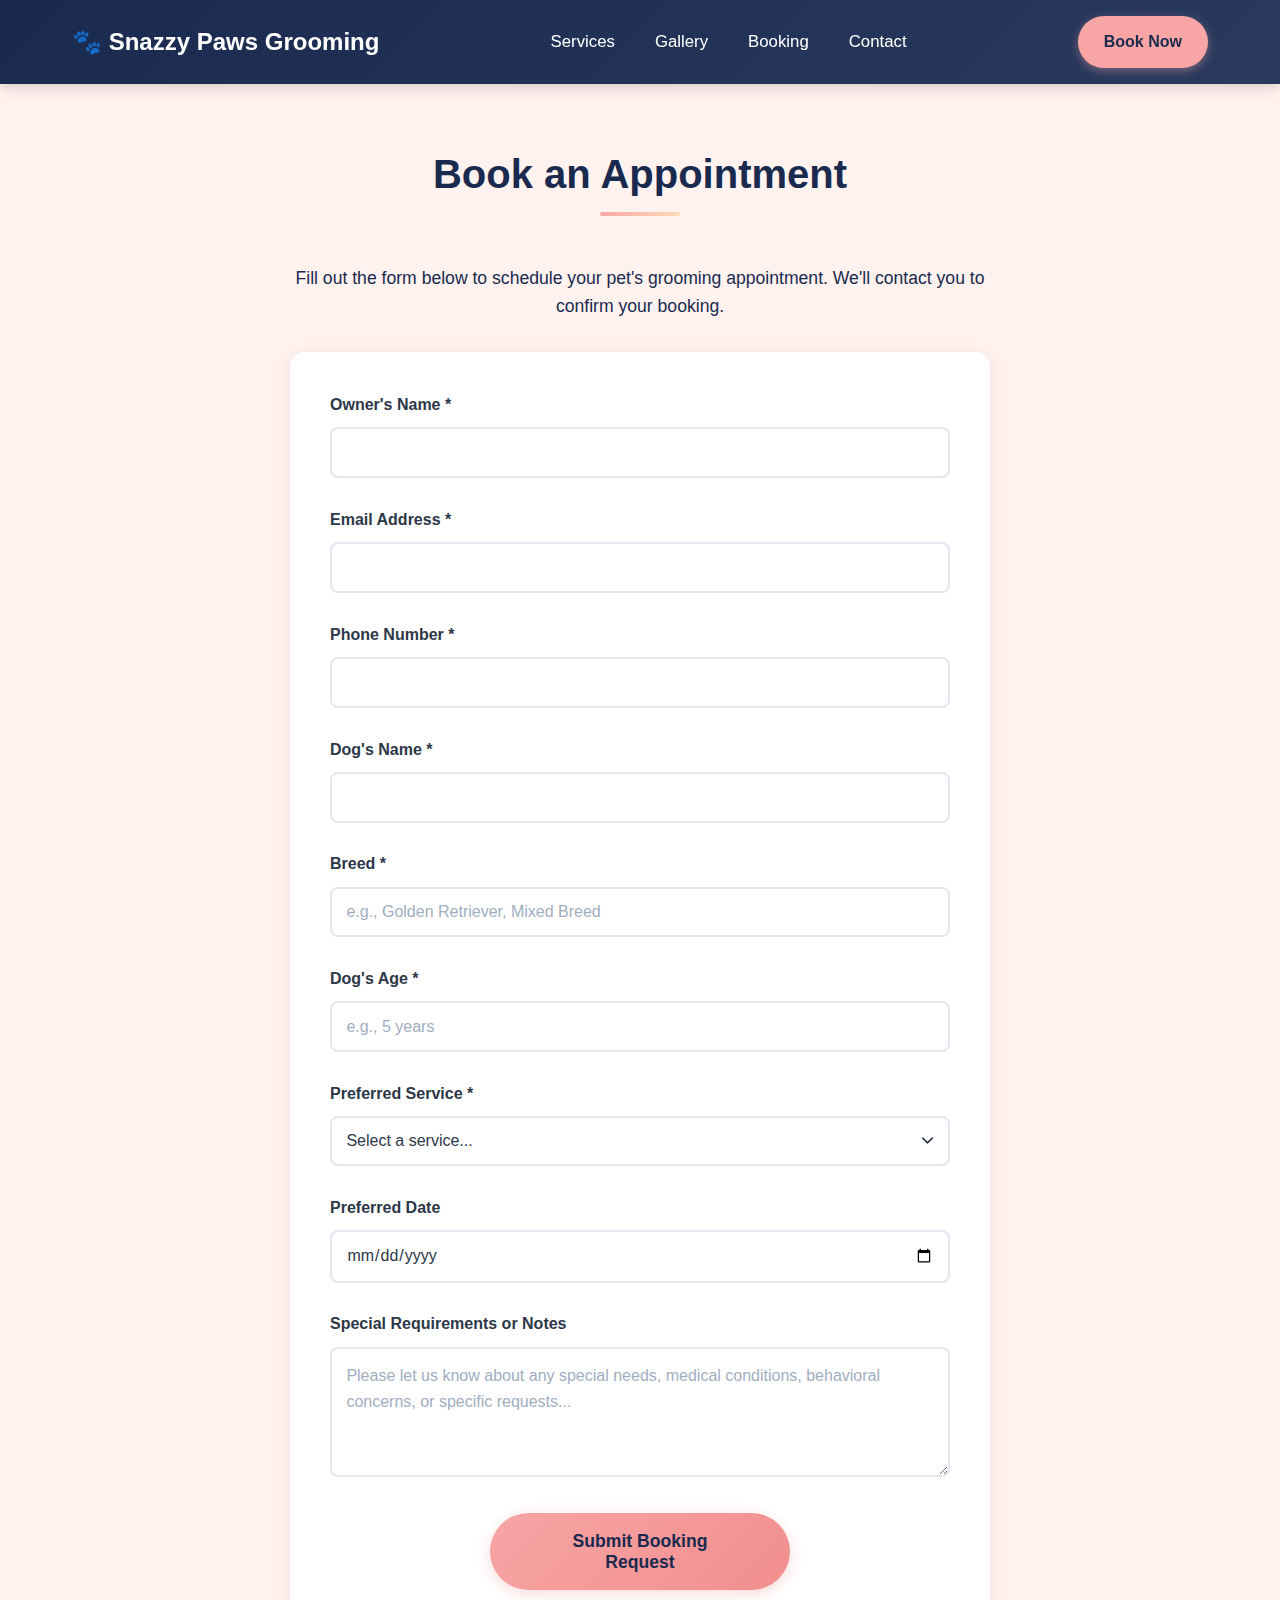
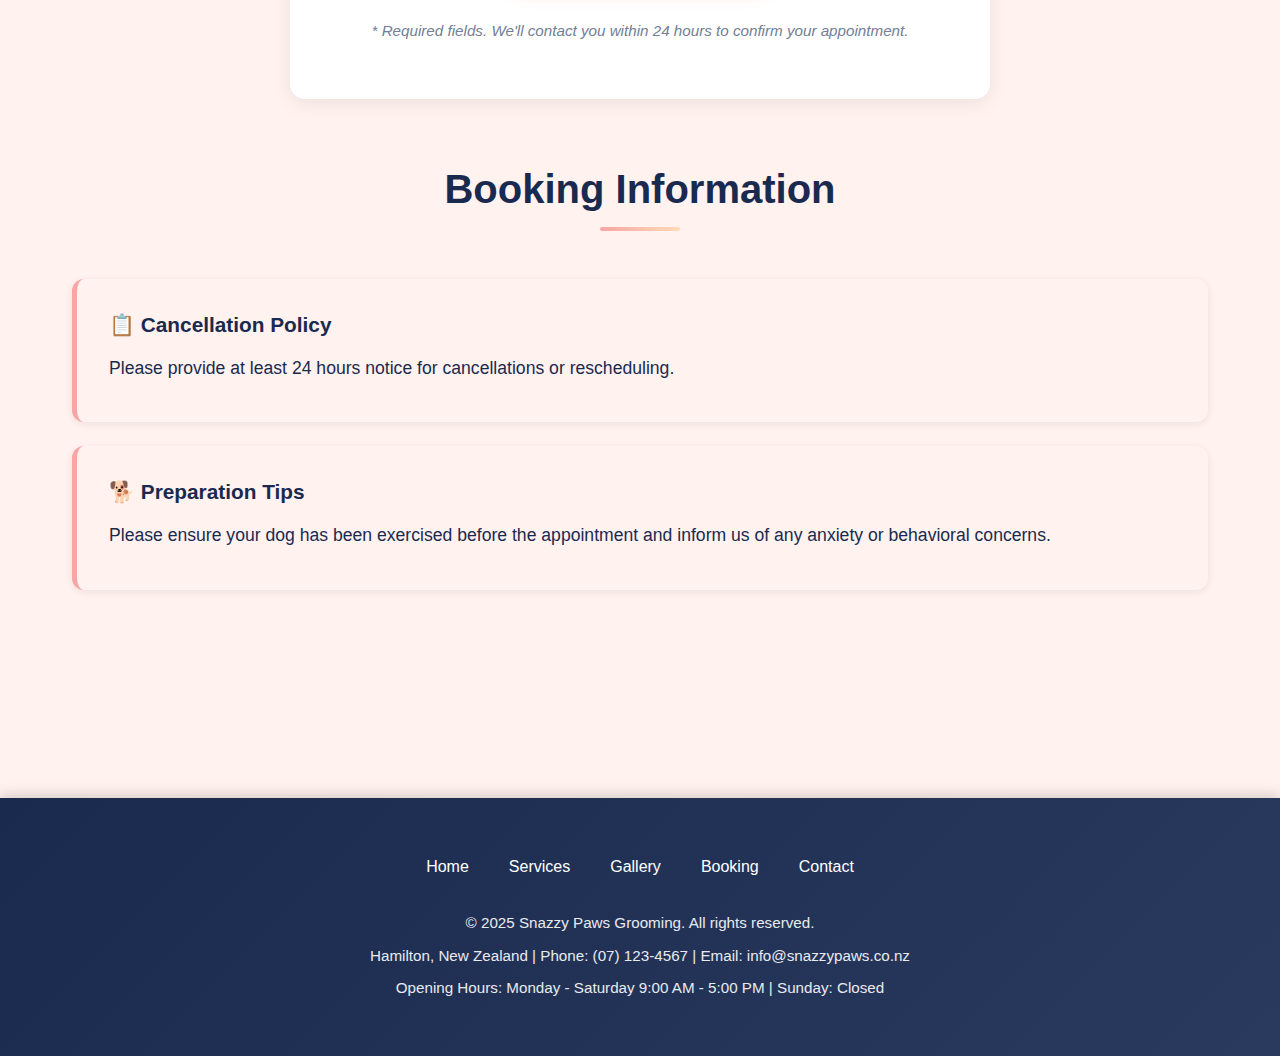
<file: booking.html>
<!DOCTYPE html>
<html lang="en">
<head>
    <meta charset="UTF-8">
    <meta name="viewport" content="width=device-width, initial-scale=1.0">
    <title>Snazzy Paws Grooming - Bookings</title>
    <link rel="stylesheet" href="./styles.css">
</head>
<body>
    
    <!-- HEADER -->

    <header>
  <nav>
    <a href="index.html" class="logo">🐾 Snazzy Paws Grooming</a>
    <div class="hamburger" onclick="toggleMenu()">
      <span></span>
      <span></span>
      <span></span>
    </div>
    <ul class="nav-links" id="navLinks">
      <li><a href="services.html">Services</a></li>
      <li><a href="gallery.html">Gallery</a></li>
      <li><a href="booking.html">Booking</a></li>
      <li><a href="contact.html">Contact</a></li>
    </ul>
    <a href="booking.html" class="header-book-btn">Book Now</a>
  </nav>
</header>

  
    <!-- BOOKING PAGE -->
     
    <div id="booking" class="page-content active">
        <div class="container">
            <section>
                <h2>Book an Appointment</h2>
                <p style="text-align: center; max-width: 700px; margin: 0 auto 2rem;">Fill out the form below to schedule your pet's grooming appointment. We'll contact you to confirm your booking.</p>

                <form>
                    <div class="form-group">
                        <label for="owner-name">Owner's Name *</label>
                        <input type="text" id="owner-name" name="owner-name" required>
                    </div>

                    <div class="form-group">
                        <label for="email">Email Address *</label>
                        <input type="email" id="email" name="email" required>
                    </div>

                    <div class="form-group">
                        <label for="phone">Phone Number *</label>
                        <input type="tel" id="phone" name="phone" required>
                    </div>

                    <div class="form-group">
                        <label for="dog-name">Dog's Name *</label>
                        <input type="text" id="dog-name" name="dog-name" required>
                    </div>

                    <div class="form-group">
                        <label for="breed">Breed *</label>
                        <input type="text" id="breed" name="breed" placeholder="e.g., Golden Retriever, Mixed Breed" required>
                    </div>

                    <div class="form-group">
                        <label for="age">Dog's Age *</label>
                        <input type="text" id="age" name="age" placeholder="e.g., 5 years" required>
                    </div>

                    <div class="form-group">
                        <label for="service">Preferred Service *</label>
                        <select id="service" name="service" required>
                            <option value="">Select a service...</option>
                            <option value="bath-brush">Bath and Brush</option>
                            <option value="haircut">Haircut</option>
                            <option value="full-grooming">Full Grooming Package</option>
                            <option value="spa">Spa Package</option>
                            <option value="senior">Senior Dog Package</option>
                            <option value="puppy">Puppy Package</option>
                            <option value="nail-trim">Nail Trim Only</option>
                        </select>
                    </div>

                    <div class="form-group">
                        <label for="preferred-date">Preferred Date</label>
                        <input type="date" id="preferred-date" name="preferred-date">
                    </div>

                    <div class="form-group">
                        <label for="special-requirements">Special Requirements or Notes</label>
                        <textarea id="special-requirements" name="special-requirements" placeholder="Please let us know about any special needs, medical conditions, behavioral concerns, or specific requests..."></textarea>
                    </div>

                    <div class="form-group">
                        <button type="submit" class="submit-button">Submit Booking Request</button>
                    </div>

                    <p class="form-note">* Required fields. We'll contact you within 24 hours to confirm your appointment.</p>
                </form>
            </section>

            <section>
                <h2>Booking Information</h2>
                <div class="info-card">
                    <h3>📋 Cancellation Policy</h3>
                    <p>Please provide at least 24 hours notice for cancellations or rescheduling.</p>
                </div>
                <div class="info-card">
                    <h3>🐕 Preparation Tips</h3>
                    <p>Please ensure your dog has been exercised before the appointment and inform us of any anxiety or behavioral concerns.</p>
                </div>
            </section>
        </div>
    </div>

    <!-- FOOTER -->

    <footer>
        <div class="footer-links">
            <a href="./index.html" onclick="showPage('home')">Home</a>
            <a href="./services.html" onclick="showPage('services')">Services</a>
            <a href="./gallery.html" onclick="showPage('gallery')">Gallery</a>
            <a href="./booking.html" onclick="showPage('booking')">Booking</a>
            <a href="./contact.html" onclick="showPage('contact')">Contact</a>
        </div>
        <p>&copy; 2025 Snazzy Paws Grooming. All rights reserved.</p>
        <p>Hamilton, New Zealand | Phone: (07) 123-4567 | Email: info@snazzypaws.co.nz</p>
        <p>Opening Hours: Monday - Saturday 9:00 AM - 5:00 PM | Sunday: Closed</p>
    </footer>

</body>
</html>
</file>
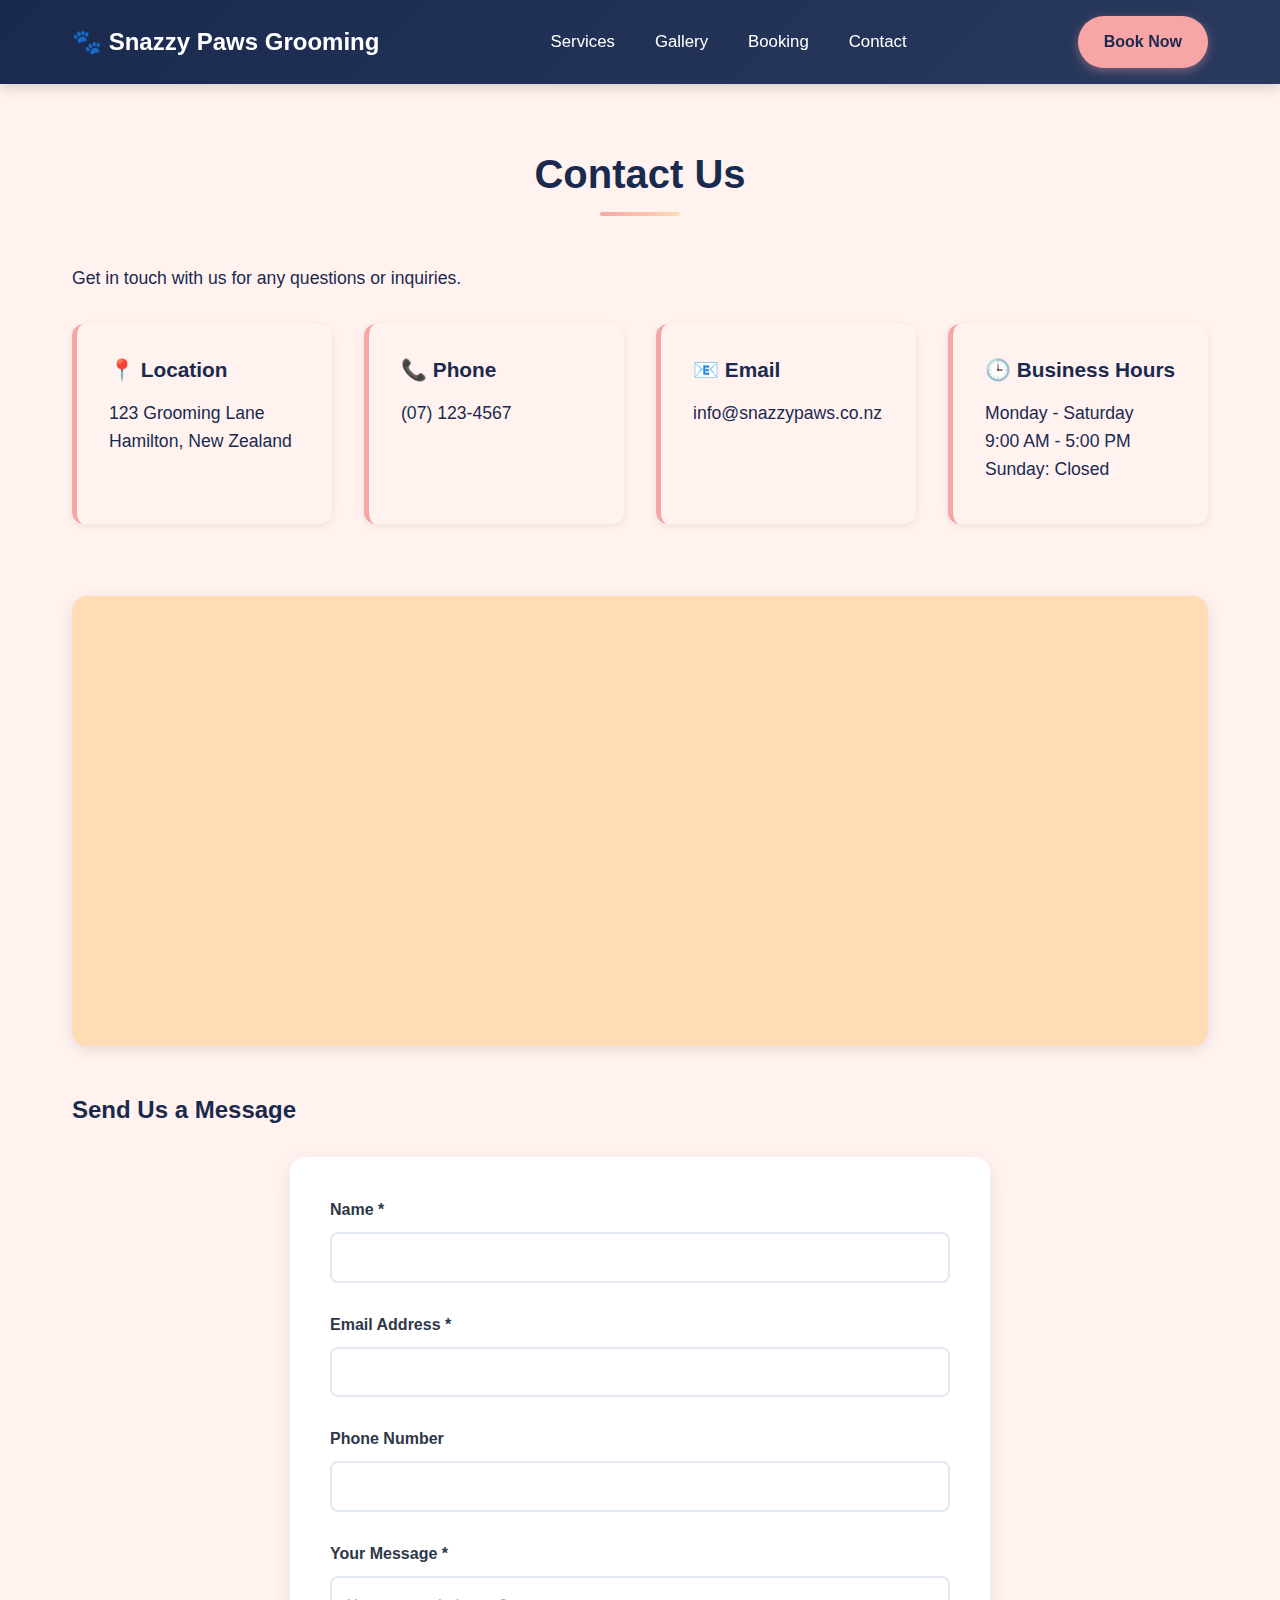
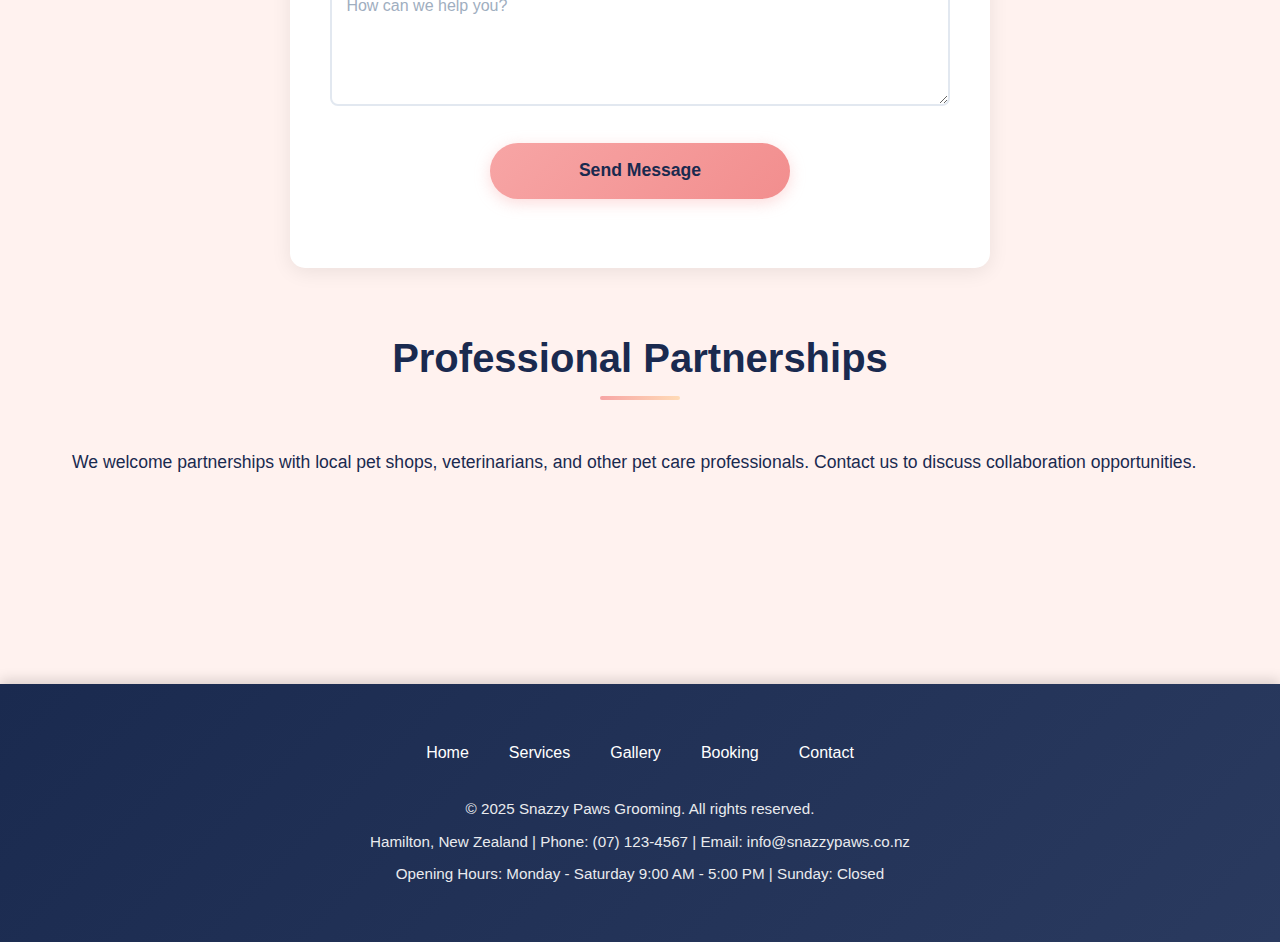
<file: contact.html>
<!DOCTYPE html>
<html lang="en">
<head>
    <meta charset="UTF-8">
    <meta name="viewport" content="width=device-width, initial-scale=1.0">
    <title>Snazzy Paws Grooming - Contact Us</title>
    <link rel="stylesheet" href="./styles.css">
</head>

<body>

    <!-- HEADER -->

    <header>
  <nav>
    <a href="index.html" class="logo">🐾 Snazzy Paws Grooming</a>
    <div class="hamburger" onclick="toggleMenu()">
      <span></span>
      <span></span>
      <span></span>
    </div>
    <ul class="nav-links" id="navLinks">
      <li><a href="services.html">Services</a></li>
      <li><a href="gallery.html">Gallery</a></li>
      <li><a href="booking.html">Booking</a></li>
      <li><a href="contact.html">Contact</a></li>
    </ul>
    <a href="booking.html" class="header-book-btn">Book Now</a>
  </nav>
</header>

<script>
function toggleMenu() {
  var navLinks = document.getElementById('navLinks');
  navLinks.classList.toggle('active');
}
</script>


    <div id="contact" class="page-content active">
        <div class="container">
            <section>
                <h2>Contact Us</h2>
                <p>Get in touch with us for any questions or inquiries.</p>

                <div class="contact-info">
                    <div class="info-card">
                        <h3>📍 Location</h3>
                        <p>123 Grooming Lane<br>Hamilton, New Zealand</p>
                    </div>
                    <div class="info-card">
                        <h3>📞 Phone</h3>
                        <p>(07) 123-4567</p>
                    </div>
                    <div class="info-card">
                        <h3>📧 Email</h3>
                        <p>info@snazzypaws.co.nz</p>
                    </div>
                    <div class="info-card">
                        <h3>🕒 Business Hours</h3>
                        <p>Monday - Saturday<br>9:00 AM - 5:00 PM<br>Sunday: Closed</p>
                    </div>
                </div>

                <div class="map-container">
                    <iframe src="https://www.google.com/maps/embed?pb=!1m18!1m12!1m3!1d67135.8253207967!2d175.23986784373264!3d-37.77701106566815!2m3!1f0!2f0!3f0!3m2!1i1024!2i768!4f13.1!3m3!1m2!1s0x6d6d227487a63621%3A0x500ef6143a29903!2sHamilton!5e1!3m2!1ses-419!2snz!4v1760580871664!5m2!1ses-419!2snz" width="600" 
                    height="450" 
                    style="border:0;" 
                    allowfullscreen="" 
                    loading="lazy" 
                    referrerpolicy="no-referrer-when-downgrade"></iframe>
                </div>

                <h3>Send Us a Message</h3>
                <form>
                    <div class="form-group">
                        <label for="contact-name">Name *</label>
                        <input type="text" id="contact-name" name="contact-name" required>
                    </div>

                    <div class="form-group">
                        <label for="contact-email">Email Address *</label>
                        <input type="email" id="contact-email" name="contact-email" required>
                    </div>

                    <div class="form-group">
                        <label for="contact-phone">Phone Number</label>
                        <input type="tel" id="contact-phone" name="contact-phone">
                    </div>

                    <div class="form-group">
                        <label for="comment">Your Message *</label>
                        <textarea id="comment" name="comment" required placeholder="How can we help you?"></textarea>
                    </div>

                    <div class="form-group">
                        <button type="submit" class="submit-button">Send Message</button>
                    </div>
                </form>
            </section>

            <section>
                <h2>Professional Partnerships</h2>
                <p>We welcome partnerships with local pet shops, veterinarians, and other pet care professionals. Contact us to discuss collaboration opportunities.</p>
            </section>
        </div>
    </div>

    <!-- FOOTER -->

    <footer>
        <div class="footer-links">
            <a href="./index.html" onclick="showPage('home')">Home</a>
            <a href="./services.html" onclick="showPage('services')">Services</a>
            <a href="./gallery.html" onclick="showPage('gallery')">Gallery</a>
            <a href="./booking.html" onclick="showPage('booking')">Booking</a>
            <a href="./contact.html" onclick="showPage('contact')">Contact</a>
        </div>
        <p>&copy; 2025 Snazzy Paws Grooming. All rights reserved.</p>
        <p>Hamilton, New Zealand | Phone: (07) 123-4567 | Email: info@snazzypaws.co.nz</p>
        <p>Opening Hours: Monday - Saturday 9:00 AM - 5:00 PM | Sunday: Closed</p>
    </footer>
</body>
</html>
</file>
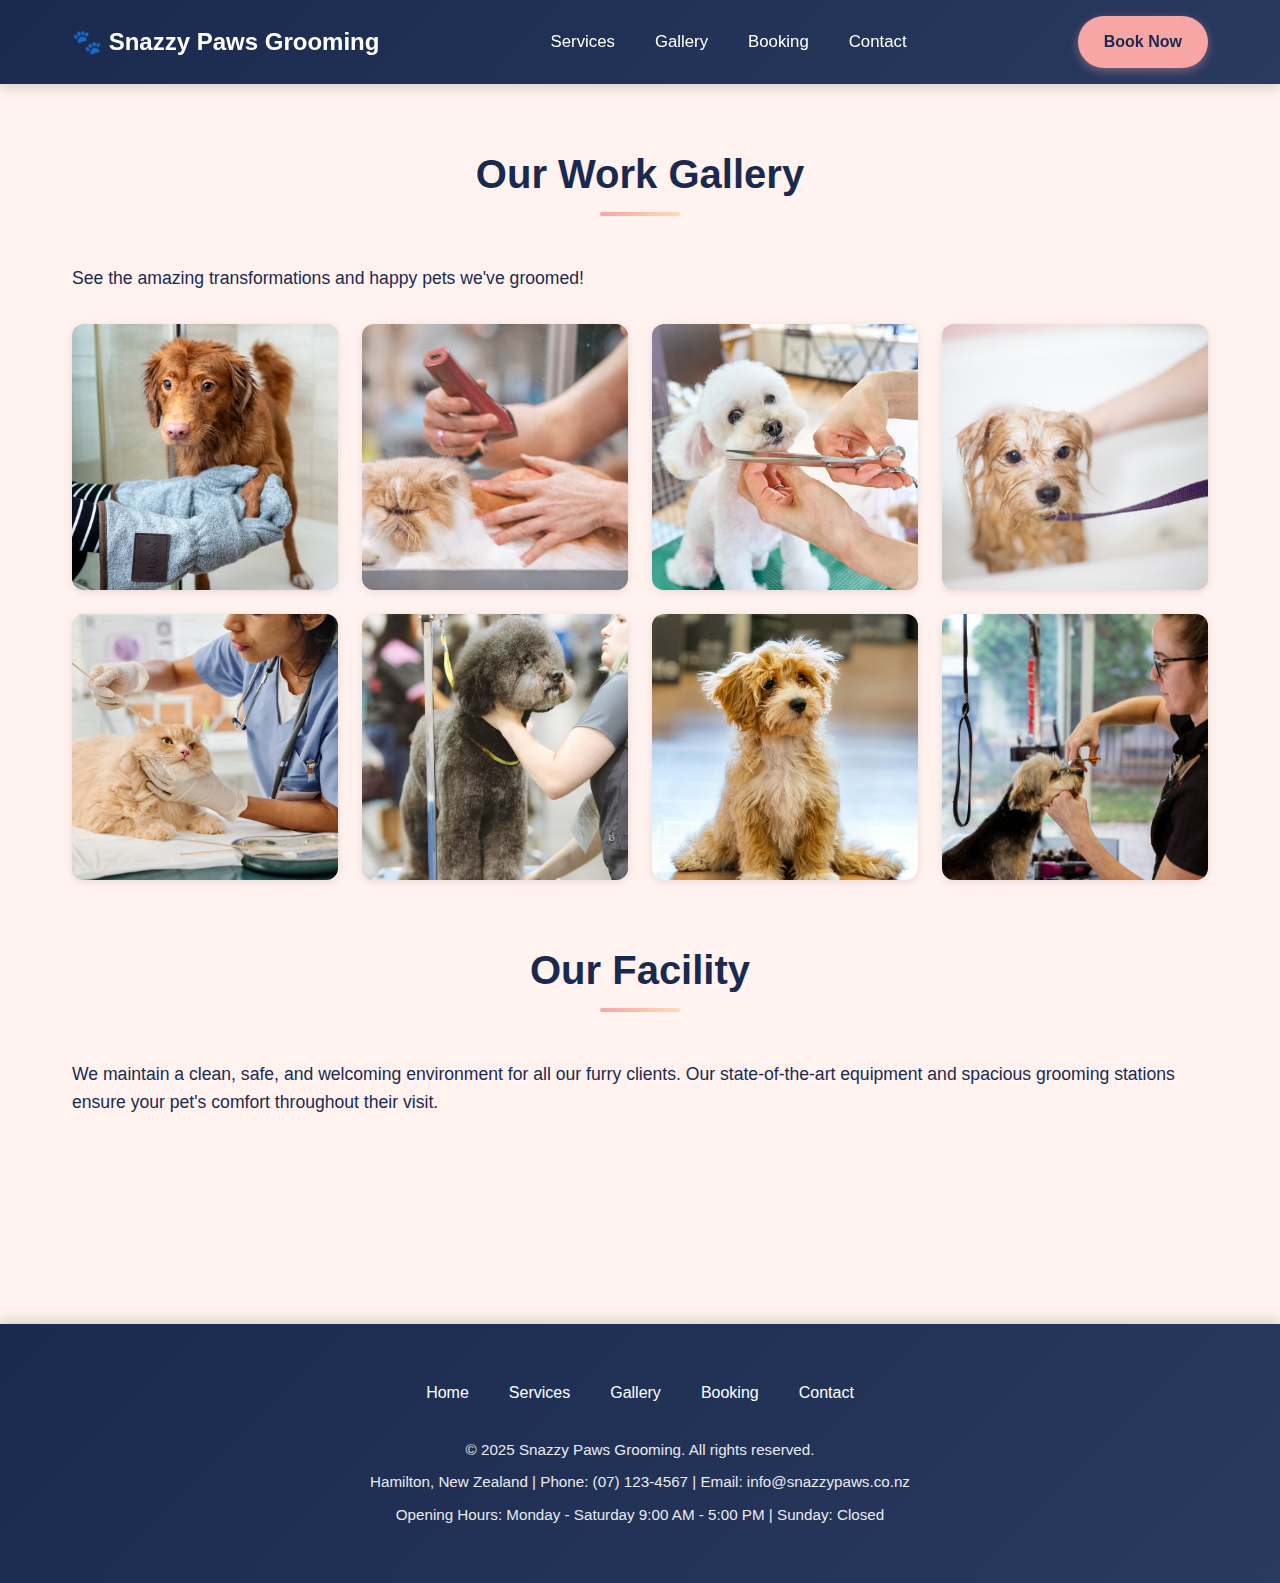
<file: gallery.html>
<!DOCTYPE html>
<html lang="en">
<head>
    <meta charset="UTF-8">
    <meta name="viewport" content="width=device-width, initial-scale=1.0">
    <title>Snazzy Paws Grooming - Gallery</title>
    <link rel="stylesheet" href="./styles.css">
</head>
<body>

    <!-- HEADER -->

    <header>
  <nav>
    <a href="index.html" class="logo">🐾 Snazzy Paws Grooming</a>
    <div class="hamburger" onclick="toggleMenu()">
      <span></span>
      <span></span>
      <span></span>
    </div>
    <ul class="nav-links" id="navLinks">
      <li><a href="services.html">Services</a></li>
      <li><a href="gallery.html">Gallery</a></li>
      <li><a href="booking.html">Booking</a></li>
      <li><a href="contact.html">Contact</a></li>
    </ul>
    <a href="booking.html" class="header-book-btn">Book Now</a>
  </nav>
</header>

<script>
function toggleMenu() {
  var navLinks = document.getElementById('navLinks');
  navLinks.classList.toggle('active');
}
</script>

    <!-- GALLERY PAGE -->

    <div id="gallery" class="page-content active">
        <div class="container">
            <section>
                <h2>Our Work Gallery</h2>
                <p>See the amazing transformations and happy pets we've groomed!</p>

                <div class="gallery-grid">
                    <div class="gallery-item" title="Before/After"><img src="./assets/images/doggroomed1.avif" alt="Before/After"></div>
                    <div class="gallery-item" title="cat groomed"><img src="./assets/images/catgroomed1.avif" alt="cat groomed"></div>
                    <div class="gallery-item" title="poodle"><img src="./assets/images/doggroomed2.avif" alt="poodle"></div>
                    <div class="gallery-item" title="puppy bath"><img src="./assets/images/doggroomed3.avif" alt="puppy bath"></div>
                    <div class="gallery-item" title="cat groomed 2"><img src="./assets/images/catgroomed2.avif" alt="cat groomed 2"></div>
                    <div class="gallery-item" title="dog groomed 4"><img src="./assets/images/doggroomed4.avif" alt="dog groomed 4"></div>
                    <div class="gallery-item" title="dog groomed 5"><img src="./assets/images/doggroomed5.jpg" alt="dog groomed 5"></div>
                    <div class="gallery-item" title="dog groomed 6"><img src="./assets/images/doggroomed6.jpg" alt="dog groomed 6"></div>
                    
                </div>
            </section>

            <section>
                <h2>Our Facility</h2>
                <p>We maintain a clean, safe, and welcoming environment for all our furry clients. Our state-of-the-art equipment and spacious grooming stations ensure your pet's comfort throughout their visit.</p>
            </section>
        </div>
    </div>

    <!-- FOOTER -->

    <footer>
        <div class="footer-links">
            <a href="./index.html" onclick="showPage('home')">Home</a>
            <a href="./services.html" onclick="showPage('services')">Services</a>
            <a href="./gallery.html" onclick="showPage('gallery')">Gallery</a>
            <a href="./booking.html" onclick="showPage('booking')">Booking</a>
            <a href="./contact.html" onclick="showPage('contact')">Contact</a>
        </div>
        <p>&copy; 2025 Snazzy Paws Grooming. All rights reserved.</p>
        <p>Hamilton, New Zealand | Phone: (07) 123-4567 | Email: info@snazzypaws.co.nz</p>
        <p>Opening Hours: Monday - Saturday 9:00 AM - 5:00 PM | Sunday: Closed</p>
    </footer>
    
</body>
</html>
</file>
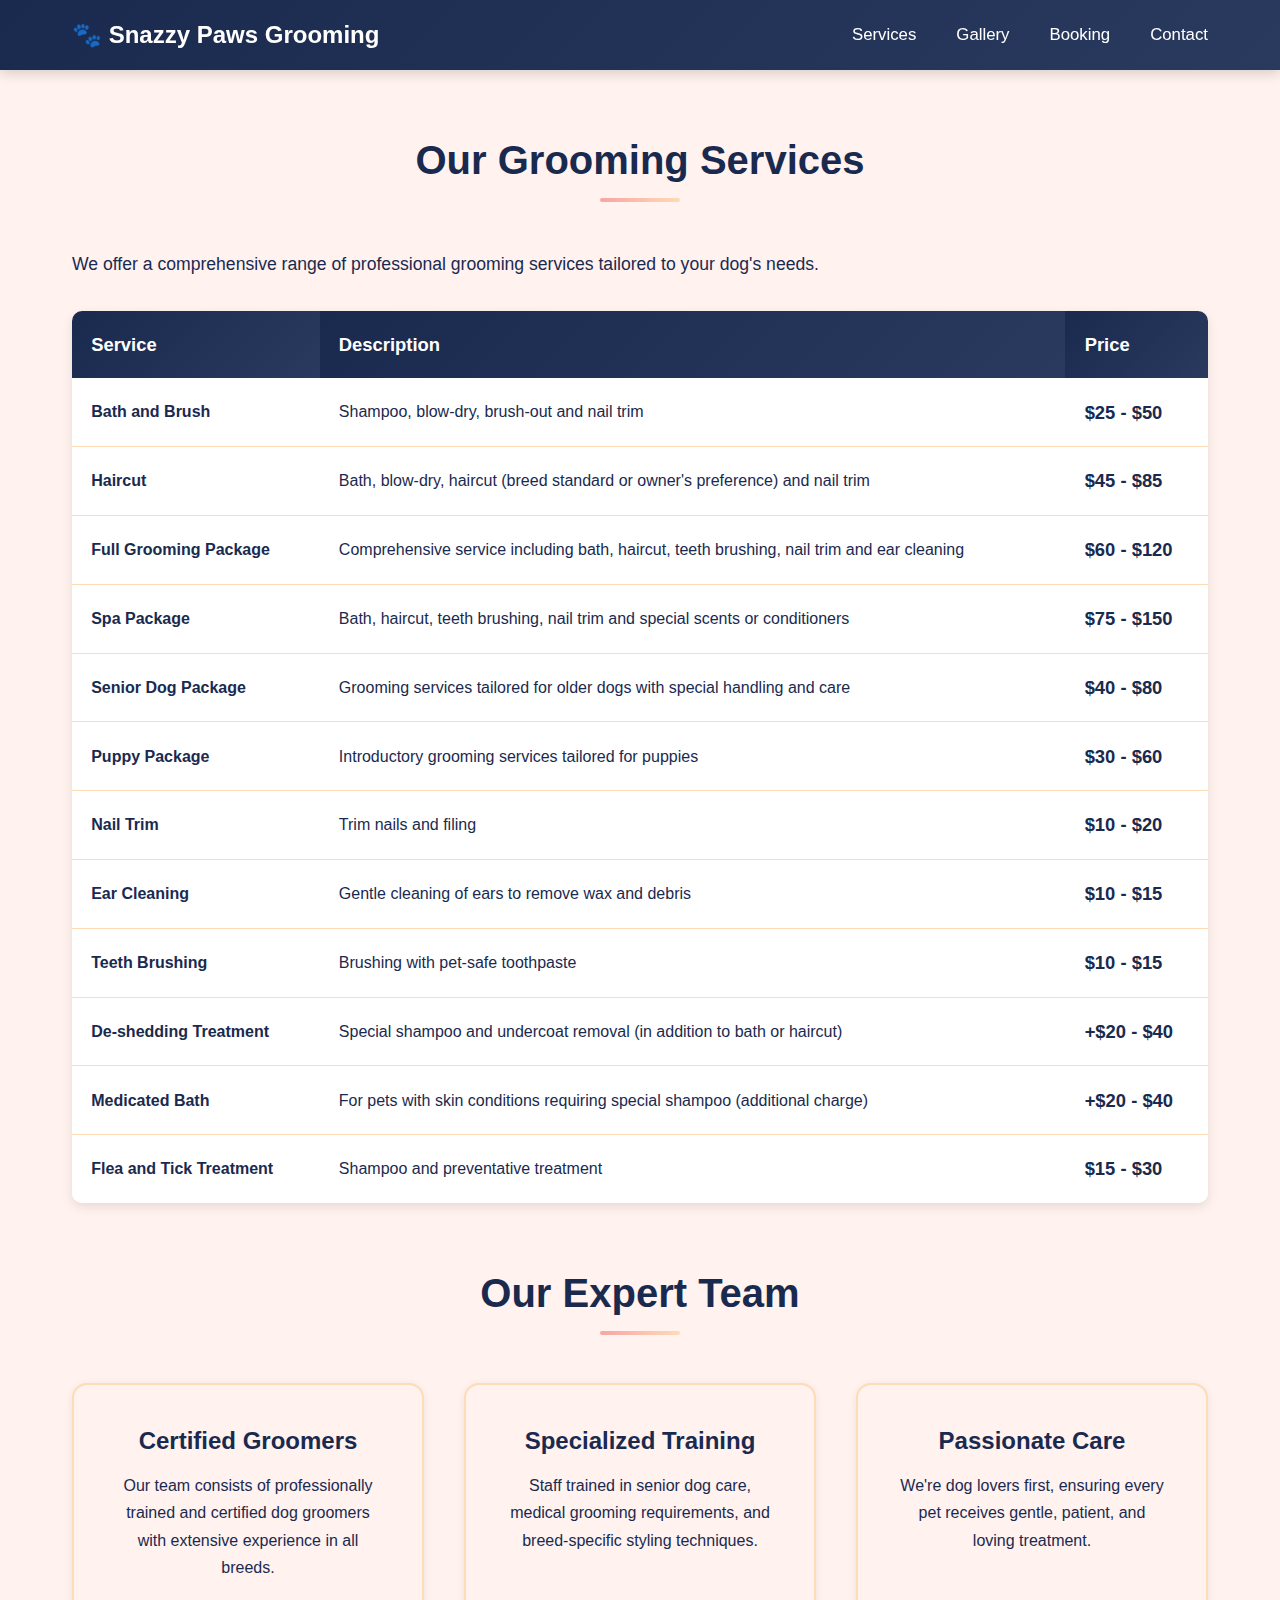
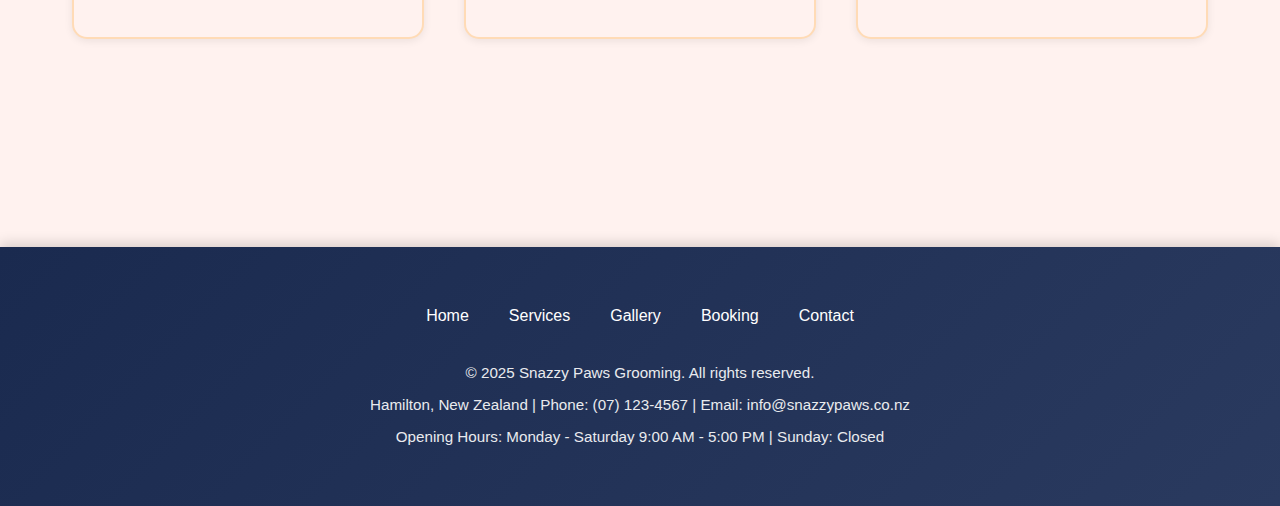
<file: services.html>
<!DOCTYPE html>
<html lang="en">
<head>
    <meta charset="UTF-8">
    <meta name="viewport" content="width=device-width, initial-scale=1.0">
    <title>Snazzy Paws Grooming - Services</title>
    <link rel="stylesheet" href="./styles.css">
</head>
<body>
    
    <!-- HEADER -->

    <header>
  <nav>
    <a href="index.html" class="logo">🐾 Snazzy Paws Grooming</a>
    <div class="hamburger" onclick="toggleMenu()">
      <span></span>
      <span></span>
      <span></span>
    </div>
    <ul class="nav-links" id="navLinks">
      <li><a href="services.html">Services</a></li>
      <li><a href="gallery.html">Gallery</a></li>
      <li><a href="booking.html">Booking</a></li>
      <li><a href="contact.html">Contact</a></li>
    </ul>
  </nav>
</header>

    <!-- SERVICES PAGE -->

    <div id="services" class="page-content active">
        <div class="container">
            <section>
                <h2>Our Grooming Services</h2>
                <p>We offer a comprehensive range of professional grooming services tailored to your dog's needs.</p>

                <table class="services-table">
                    <thead>
                        <tr>
                            <th>Service</th>
                            <th>Description</th>
                            <th>Price</th>
                        </tr>
                    </thead>
                    <tbody>
                        <tr>
                            <td><strong>Bath and Brush</strong></td>
                            <td>Shampoo, blow-dry, brush-out and nail trim</td>
                            <td class="price">$25 - $50</td>
                        </tr>
                        <tr>
                            <td><strong>Haircut</strong></td>
                            <td>Bath, blow-dry, haircut (breed standard or owner's preference) and nail trim</td>
                            <td class="price">$45 - $85</td>
                        </tr>
                        <tr>
                            <td><strong>Full Grooming Package</strong></td>
                            <td>Comprehensive service including bath, haircut, teeth brushing, nail trim and ear cleaning</td>
                            <td class="price">$60 - $120</td>
                        </tr>
                        <tr>
                            <td><strong>Spa Package</strong></td>
                            <td>Bath, haircut, teeth brushing, nail trim and special scents or conditioners</td>
                            <td class="price">$75 - $150</td>
                        </tr>
                        <tr>
                            <td><strong>Senior Dog Package</strong></td>
                            <td>Grooming services tailored for older dogs with special handling and care</td>
                            <td class="price">$40 - $80</td>
                        </tr>
                        <tr>
                            <td><strong>Puppy Package</strong></td>
                            <td>Introductory grooming services tailored for puppies</td>
                            <td class="price">$30 - $60</td>
                        </tr>
                        <tr>
                            <td><strong>Nail Trim</strong></td>
                            <td>Trim nails and filing</td>
                            <td class="price">$10 - $20</td>
                        </tr>
                        <tr>
                            <td><strong>Ear Cleaning</strong></td>
                            <td>Gentle cleaning of ears to remove wax and debris</td>
                            <td class="price">$10 - $15</td>
                        </tr>
                        <tr>
                            <td><strong>Teeth Brushing</strong></td>
                            <td>Brushing with pet-safe toothpaste</td>
                            <td class="price">$10 - $15</td>
                        </tr>
                        <tr>
                            <td><strong>De-shedding Treatment</strong></td>
                            <td>Special shampoo and undercoat removal (in addition to bath or haircut)</td>
                            <td class="price">+$20 - $40</td>
                        </tr>
                        <tr>
                            <td><strong>Medicated Bath</strong></td>
                            <td>For pets with skin conditions requiring special shampoo (additional charge)</td>
                            <td class="price">+$20 - $40</td>
                        </tr>
                        <tr>
                            <td><strong>Flea and Tick Treatment</strong></td>
                            <td>Shampoo and preventative treatment</td>
                            <td class="price">$15 - $30</td>
                        </tr>
                    </tbody>
                </table>
            </section>

            <section>
                <h2>Our Expert Team</h2>
                <div class="features">
                    <div class="feature-card">
                        <h3>Certified Groomers</h3>
                        <p>Our team consists of professionally trained and certified dog groomers with extensive experience in all breeds.</p>
                    </div>
                    <div class="feature-card">
                        <h3>Specialized Training</h3>
                        <p>Staff trained in senior dog care, medical grooming requirements, and breed-specific styling techniques.</p>
                    </div>
                    <div class="feature-card">
                        <h3>Passionate Care</h3>
                        <p>We're dog lovers first, ensuring every pet receives gentle, patient, and loving treatment.</p>
                    </div>
                </div>
            </section>
        </div>
    </div>

    <footer>
        <div class="footer-links">
            <a href="./index.html" onclick="showPage('home')">Home</a>
            <a href="./services.html" onclick="showPage('services')">Services</a>
            <a href="./gallery.html" onclick="showPage('gallery')">Gallery</a>
            <a href="./booking.html" onclick="showPage('booking')">Booking</a>
            <a href="./contact.html" onclick="showPage('contact')">Contact</a>
        </div>
        <p>&copy; 2025 Snazzy Paws Grooming. All rights reserved.</p>
        <p>Hamilton, New Zealand | Phone: (07) 123-4567 | Email: info@snazzypaws.co.nz</p>
        <p>Opening Hours: Monday - Saturday 9:00 AM - 5:00 PM | Sunday: Closed</p>
    </footer>
    <script>
function toggleMenu() {
  var navLinks = document.getElementById('navLinks');
  navLinks.classList.toggle('active');
}
</script>
</body>
</html>
</file>
<file: styles.css>
/* ===================================
   Snazzy Paws Grooming - Styles
   Professional Dog Grooming Website
   =================================== */

/* Reset and Base Styles */
:root {
    /* Pastel palette with accessible contrast */
    --color-navy: #1A2A4F;     /* dark navy for strong contrast */
    --color-pink: #F7A5A5;     /* pastel pink accent */
    --color-peach: #FFDBB6;    /* soft peach surface */
    --color-cream: #FFF2EF;    /* light cream background */
    --color-text: #1A2A4F;     /* primary text */
    --color-white: #ffffff;
}
* {
    margin: 0;
    padding: 0;
    box-sizing: border-box;
}

body {
    font-family: 'Segoe UI', Tahoma, Geneva, Verdana, sans-serif;
    line-height: 1.6;
    color: var(--color-text);
    background-color: var(--color-cream);
}

/* Typography - Ensuring readability */
h1, h2, h3, h4, h5, h6 {
    line-height: 1.3;
    margin-bottom: 1rem;
}

h1 {
    font-size: 3rem;
    font-weight: 700;
}

h2 {
    font-size: 2.5rem;
    font-weight: 600;
    color: var(--color-navy);
}

h3 {
    font-size: 1.5rem;
    font-weight: 600;
    color: var(--color-navy);
}

p {
    margin-bottom: 1rem;
    font-size: 1.1rem;
}

/* ===================================
   HEADER AND NAVIGATION
   =================================== */

header {
    background: linear-gradient(135deg, var(--color-navy) 0%, #2a3a5f 100%);
    color: var(--color-white);
    padding: 1rem 0;
    position: sticky;
    top: 0;
    z-index: 1000;
    box-shadow: 0 4px 12px rgba(0, 0, 0, 0.15);
}

nav {
    max-width: 1200px;
    margin: 0 auto;
    display: flex;
    justify-content: space-between;
    align-items: center;
    padding: 0 2rem;
}

/* Header Book Now Button */
.header-book-btn {
    background: var(--color-pink);
    color: var(--color-navy);
    padding: 0.7rem 1.5rem;
    border-radius: 50px;
    text-decoration: none;
    font-weight: 700;
    font-size: 1rem;
    transition: all 0.3s ease;
    box-shadow: 0 3px 10px rgba(247, 165, 165, 0.4);
    border: 2px solid transparent;
    white-space: nowrap;
}

.header-book-btn:hover {
    transform: translateY(-2px);
    box-shadow: 0 5px 15px rgba(247, 165, 165, 0.6);
    background: var(--color-white);
    border-color: var(--color-pink);
}

.logo {
    font-size: 1.5rem;
    font-weight: bold;
    text-decoration: none;
    color: #ffffff;
    transition: opacity 0.3s ease;
}

.logo:hover {
    opacity: 0.9;
}

.nav-links {
    display: flex;
    list-style: none;
    gap: 2.5rem;
}

.nav-links a {
    color: #ffffff;
    text-decoration: none;
    font-weight: 500;
    font-size: 1.05rem;
    transition: all 0.3s ease;
    padding: 0.5rem 0;
    position: relative;
}

.nav-links a::after {
    content: '';
    position: absolute;
    bottom: 0;
    left: 0;
    width: 0;
    height: 2px;
    background: #ffffff;
    transition: width 0.3s ease;
}

.nav-links a:hover::after {
    width: 100%;
}

.nav-links a:hover {
    opacity: 0.85;
}

/* Hamburger Menu */
.hamburger {
    display: none;
    flex-direction: column;
    cursor: pointer;
    gap: 5px;
}

.hamburger span {
    width: 28px;
    height: 3px;
    background: #ffffff;
    transition: all 0.3s ease;
    border-radius: 2px;
}

/* ===================================
   HERO SECTION
   =================================== */

.hero {
    background-image: 
        linear-gradient(180deg, rgba(0, 0, 0, 0.35), rgba(0, 0, 0, 0.35)),  /* Dark overlay for text contrast */
        url('./assets/images/hero\ 2.jpg');  /* Your background image */
    background-size: cover;           /* ADDED: Make image fill the hero section */
    background-position: center 20%;  
    background-repeat: no-repeat;     /* ADDED: Prevent image tiling */
    background-attachment: fixed;     /* ADDED: Parallax effect on desktop */
    color: #ffffff;                   /* CHANGED: White text for better contrast on image */
    padding: 14rem 2rem;
    text-align: center;
    position: relative;
    overflow: hidden;
}

.hero::before {
    content: '';
    position: absolute;
    top: 0;
    left: 0;
    right: 0;
    bottom: 0;
    background-image: radial-gradient(circle, rgba(255,255,255,0.1) 1px, transparent 1px);
    background-size: 30px 30px;
    opacity: 0.3;
}

.hero h1 {
    font-size: 3.5rem;
    margin-bottom: 1.5rem;
    text-shadow: 2px 2px 10px rgba(0, 0, 0, 0.7);  /* CHANGED: Stronger shadow for readability on image */
    position: relative;
    z-index: 1;
    color: #ffffff;  /* CHANGED: White for contrast on background image */
}

.hero p {
    font-size: 1.4rem;
    margin-bottom: 2.5rem;
    position: relative;
    z-index: 1;
    color: #ffffff;  /* CHANGED: White for contrast on background image */
    text-shadow: 1px 1px 6px rgba(0, 0, 0, 0.6);  /* ADDED: Shadow for better readability */
}

.cta-button {
    display: inline-block;
    background: var(--color-pink);
    color: var(--color-navy);
    padding: 1.2rem 3rem;
    text-decoration: none;
    border-radius: 50px;
    font-weight: bold;
    font-size: 1.1rem;
    transition: all 0.3s ease;
    box-shadow: 0 6px 20px rgba(247, 165, 165, 0.4);
    position: relative;
    z-index: 1;
    border: 2px solid transparent;
}

.cta-button:hover {
    transform: translateY(-3px) scale(1.05);
    box-shadow: 0 8px 25px rgba(247, 165, 165, 0.6);
    background: var(--color-white);
    border-color: var(--color-pink);
}

/* ===================================
   CONTAINER AND SECTIONS
   =================================== */

.container {
    max-width: 1200px;
    margin: 0 auto;
    padding: 4rem 2rem;
}

section {
    margin-bottom: 4rem;
}

section h2 {
    text-align: center;
    margin-bottom: 3rem;
    position: relative;
    padding-bottom: 1rem;
}

section h2::after {
    content: '';
    position: absolute;
    bottom: 0;
    left: 50%;
    transform: translateX(-50%);
    width: 80px;
    height: 4px;
    background: linear-gradient(to right, var(--color-pink), var(--color-peach));
    border-radius: 2px;
}

/* ===================================
   FEATURE CARDS
   =================================== */

.features {
    display: grid;
    grid-template-columns: repeat(auto-fit, minmax(300px, 1fr));
    gap: 2.5rem;
    margin-top: 3rem;
    justify-items: center; /* Centers cards when they don't fill the row */
}

.feature-card {
    background: var(--color-cream);
    padding: 2.5rem;
    border-radius: 15px;
    border: 2px solid var(--color-peach);
    text-align: center;
    transition: all 0.4s ease;
    box-shadow: 0 2px 8px rgba(0, 0, 0, 0.08);
    width: 100%; /* Ensures cards fill their grid cell */
    max-width: 400px; /* Prevents cards from getting too wide */
}

.feature-card:hover {
    transform: translateY(-8px);
    box-shadow: 0 12px 30px rgba(247, 165, 165, 0.25);
    border-color: var(--color-pink);
}

.feature-icon {
    font-size: 3.5rem;
    margin-bottom: 1.5rem;
    display: block;
}

.feature-card h3 {
    margin-bottom: 1rem;
    color: var(--color-navy);
}

.feature-card p {
    color: var(--color-navy);
    font-size: 1rem;
    line-height: 1.7;
}

/* ===================================
   INFO CARDS
   =================================== */

.info-card {
    background: var(--color-cream);
    padding: 2rem;
    border-radius: 12px;
    border-left: 5px solid var(--color-pink);
    box-shadow: 0 2px 8px rgba(0, 0, 0, 0.08);
    margin-bottom: 1.5rem;
}

.info-card h3 {
    margin-bottom: 1rem;
    color: var(--color-navy);
    font-size: 1.3rem;
}

.info-card p {
    color: var(--color-navy);
    margin-bottom: 0.5rem;
}

.info-card strong {
    color: var(--color-navy);
    font-weight: 600;
}

/* ===================================
   TESTIMONIALS
   =================================== */

.testimonial {
    background: var(--color-cream);
    padding: 2rem;
    border-radius: 12px;
    border-left: 5px solid var(--color-peach);
    margin: 1.5rem 0;
    box-shadow: 0 2px 8px rgba(0, 0, 0, 0.08);
    transition: transform 0.3s ease;
}

.testimonial:hover {
    transform: translateX(5px);
}

.testimonial p {
    font-style: italic;
    color: var(--color-navy);
    margin-bottom: 1rem;
    line-height: 1.8;
}

.testimonial .author {
    font-weight: 600;
    color: var(--color-navy);
    text-align: right;
    font-style: normal;
    font-size: 1rem;
}

/* ===================================
   SERVICES TABLE
   =================================== */

.services-table {
    width: 100%;
    border-collapse: collapse;
    margin: 2rem 0;
    box-shadow: 0 4px 12px rgba(0, 0, 0, 0.1);
    border-radius: 10px;
    overflow: hidden;
}

.services-table th {
    background: linear-gradient(135deg, var(--color-navy) 0%, #2a3a5f 100%);
    color: var(--color-white);
    padding: 1.2rem;
    text-align: left;
    font-size: 1.15rem;
    font-weight: 600;
}

.services-table td {
    padding: 1.2rem;
    border-bottom: 1px solid var(--color-peach);
    background: var(--color-white);
    color: var(--color-navy);
}

.services-table tr:hover {
    background: var(--color-cream);
}

.services-table tr:last-child td {
    border-bottom: none;
}

.price {
    font-weight: 700;
    color: var(--color-pink);
    font-size: 1.15rem;
    white-space: nowrap;
}

/* ===================================
   GALLERY GRID
   =================================== */

.gallery-grid {
    display: grid;
    grid-template-columns: repeat(4, 1fr);
    gap: 1.5rem;
    margin: 2rem 0;
}

.gallery-item {
    aspect-ratio: 1;
    background: linear-gradient(135deg, var(--color-peach) 0%, var(--color-pink) 100%);
    border-radius: 12px;
    overflow: hidden;
    position: relative;
    cursor: pointer;
    transition: all 0.4s ease;
    box-shadow: 0 2px 8px rgba(0, 0, 0, 0.1);
}

.gallery-item img {
    width: 100%;
    height: 100%;
    object-fit: cover;
    display: block;
}

.gallery-item:hover {
    transform: scale(1.05);
    box-shadow: 0 8px 20px rgba(247, 165, 165, 0.35);
}

/* ===================================
   FORMS
   =================================== */

form {
    max-width: 700px;
    margin: 2rem auto;
    background: #ffffff;
    padding: 2.5rem;
    border-radius: 15px;
    box-shadow: 0 4px 20px rgba(0, 0, 0, 0.08);
}

.form-group {
    margin-bottom: 1.8rem;
}

label {
    display: block;
    margin-bottom: 0.6rem;
    font-weight: 600;
    color: #2d3748;
    font-size: 1rem;
}

input,
select,
textarea {
    width: 100%;
    padding: 0.9rem;
    border: 2px solid #e2e8f0;
    border-radius: 8px;
    font-size: 1rem;
    font-family: inherit;
    transition: all 0.3s ease;
    background: #ffffff;
    color: #2d3748;
}

input:focus,
select:focus,
textarea:focus {
    outline: none;
    border-color: var(--color-pink);
    box-shadow: 0 0 0 3px rgba(247, 165, 165, 0.25);
}

input::placeholder,
textarea::placeholder {
    color: #a0aec0;
}

textarea {
    resize: vertical;
    min-height: 130px;
    line-height: 1.6;
}

select {
    cursor: pointer;
    appearance: none;
    background-image: url("data:image/svg+xml;charset=UTF-8,%3csvg xmlns='http://www.w3.org/2000/svg' viewBox='0 0 24 24' fill='none' stroke='%232d3748' stroke-width='2' stroke-linecap='round' stroke-linejoin='round'%3e%3cpolyline points='6 9 12 15 18 9'%3e%3c/polyline%3e%3c/svg%3e");
    background-repeat: no-repeat;
    background-position: right 0.7rem top 50%;
    background-size: 1.2rem auto;
    padding-right: 2.5rem;
}

.submit-button {
    background: linear-gradient(135deg, var(--color-pink) 0%, #f28e8e 100%);
    color: var(--color-navy);
    padding: 1.1rem 3rem;
    border: none;
    border-radius: 50px;
    font-size: 1.1rem;
    font-weight: 700;
    cursor: pointer;
    transition: all 0.3s ease;
    box-shadow: 0 4px 15px rgba(247, 165, 165, 0.4);
    width: 100%;
    max-width: 300px;
    display: block;            /* Center horizontally with auto margins */
    margin: 0 auto;            /* Centers the fixed-width button */
}

.submit-button:hover {
    transform: translateY(-3px);
    box-shadow: 0 6px 20px rgba(247, 165, 165, 0.6);
}

.submit-button:active {
    transform: translateY(-1px);
}

.form-note {
    text-align: center;
    color: #718096;
    font-size: 0.95rem;
    margin-top: 1.5rem;
    font-style: italic;
}

/* ===================================
   CONTACT SECTION
   =================================== */

.contact-info {
    display: grid;
    grid-template-columns: repeat(auto-fit, minmax(250px, 1fr));
    gap: 2rem;
    margin: 2rem 0 3rem;
}

/* Map Container */
.map-container {
    width: 100%;
    height: 450px;
    background: var(--color-peach);
    border-radius: 15px;
    margin: 3rem 0;
    overflow: hidden;
    box-shadow: 0 4px 15px rgba(0, 0, 0, 0.1);
}

.map-container iframe {
    width: 100%;
    height: 100%;
    border: none;
}

/* ===================================
   FOOTER
   =================================== */

footer {
    background: linear-gradient(135deg, var(--color-navy) 0%, #2a3a5f 100%);
    color: #ffffff;
    text-align: center;
    padding: 3rem 2rem;
    margin-top: 5rem;
    box-shadow: 0 -4px 12px rgba(0, 0, 0, 0.15);
}

.footer-links {
    display: flex;
    justify-content: center;
    gap: 2.5rem;
    margin-bottom: 1.5rem;
    flex-wrap: wrap;
}

.footer-links a {
    color: #ffffff;
    text-decoration: none;
    font-weight: 500;
    transition: all 0.3s ease;
    padding: 0.5rem 0;
    position: relative;
}

.footer-links a::after {
    content: '';
    position: absolute;
    bottom: 0;
    left: 0;
    width: 0;
    height: 2px;
    background: #ffffff;
    transition: width 0.3s ease;
}

.footer-links a:hover::after {
    width: 100%;
}

.footer-links a:hover {
    opacity: 0.85;
}

footer p {
    color: #ffffff;
    font-size: 0.95rem;
    margin: 0.5rem 0;
    opacity: 0.9;
}

/* ===================================
   PAGE NAVIGATION
   =================================== */

.page-content {
    display: none;
}

.page-content.active {
    display: block;
    animation: fadeIn 0.4s ease;
}

@keyframes fadeIn {
    from {
        opacity: 0;
        transform: translateY(10px);
    }
    to {
        opacity: 1;
        transform: translateY(0);
    }
}

/* ===================================
   RESPONSIVE DESIGN
   =================================== */

@media (max-width: 968px) {
    h1 {
        font-size: 2.5rem;
    }

    h2 {
        font-size: 2rem;
    }

    .hero h1 {
        font-size: 2.8rem;
    }

    .hero p {
        font-size: 1.2rem;
    }

    .gallery-grid {
        grid-template-columns: repeat(3, 1fr);
        gap: 1rem;
    }
}

@media (max-width: 768px) {
    /* Navigation */
    .nav-links {
        position: absolute;
        top: 100%;
        left: 0;
        right: 0;
        background: var(--color-navy);
        flex-direction: column;
        padding: 0;
        gap: 0;
        box-shadow: 0 4px 12px rgba(0, 0, 0, 0.2);
        max-height: 0;
        overflow: hidden;
        opacity: 0;
        transition: max-height 0.4s ease, opacity 0.3s ease, padding 0.4s ease;
    }

    .nav-links.active {
        display: flex;
        max-height: 400px;
        opacity: 1;
        padding: 1rem 0;
    }

    .nav-links li {
        padding: 0;
        border-bottom: 1px solid rgba(255, 255, 255, 0.1);
    }

    .nav-links a {
        display: block;
        padding: 1rem 2rem;
    }

    .nav-links a::after {
        display: none;
    }

    .hamburger {
        display: flex;
    }

    /* Hide Book Now button on mobile */
    .header-book-btn {
        display: none;
    }

    /* Hero */
    .hero {
        padding: 5rem 1.5rem;
        min-height: 400px;
        background-attachment: scroll;  /* IMPORTANT: Disable parallax on mobile for better performance */
    }

    .hero h1 {
        font-size: 2rem;
    }

    .hero p {
        font-size: 1rem;
    }

    .cta-button {
        padding: 1rem 2rem;
        font-size: 1rem;
    }

    /* Container */
    .container {
        padding: 3rem 1.5rem;
    }

    /* Features */
    .features {
        grid-template-columns: 1fr;
        gap: 2rem;
    }

    /* Gallery */
    .gallery-grid {
        grid-template-columns: repeat(2, 1fr);
        gap: 0.8rem;
    }

    /* Table */
    .services-table {
        font-size: 0.9rem;
    }

    .services-table th,
    .services-table td {
        padding: 0.8rem;
    }

    /* Forms */
    form {
        padding: 1.5rem;
    }

    /* Map */
    .map-container {
        height: 300px;
    }

    /* Contact Info */
    .contact-info {
        grid-template-columns: 1fr;
    }
}

@media (max-width: 480px) {
    body {
        font-size: 14px;
    }

    h2 {
        font-size: 1.8rem;
    }

    h3 {
        font-size: 1.3rem;
    }

    .hero h1 {
        font-size: 1.8rem;
    }

    .hero {
        min-height: 350px;
        padding: 4rem 1rem;
    }

    .container {
        padding: 2rem 1rem;
    }

    .gallery-grid {
        gap: 0.5rem;
    }

    .gallery-item::after {
        font-size: 2.5rem;
    }

    .services-table {
        font-size: 0.85rem;
        display: block;
        overflow-x: auto;
    }

    form {
        padding: 1.2rem;
    }

    .submit-button {
        padding: 1rem 2rem;
        font-size: 1rem;
    }
}

/* ===================================
   ACCESSIBILITY ENHANCEMENTS
   =================================== */

/* Focus visible for keyboard navigation */
*:focus-visible {
    outline: 3px solid var(--color-pink);
    outline-offset: 2px;
}

/* Skip to main content link */
.skip-link {
    position: absolute;
    top: -40px;
    left: 0;
    background: #2d3748;
    color: #ffffff;
    padding: 8px;
    text-decoration: none;
    z-index: 100;
}

.skip-link:focus {
    top: 0;
}

/* Ensure sufficient contrast for all interactive elements */
a {
    color: var(--color-pink);
    text-decoration: underline;
}

a:hover {
    color: #e98989; /* slightly darker pink for better hover contrast */
}

/* Print styles */
@media print {
    header,
    footer,
    .cta-button,
    .hamburger,
    form {
        display: none;
    }

    body {
        color: #000000;
        background: #ffffff;
    }

    .page-content {
        display: block !important;
    }
}
</file>
